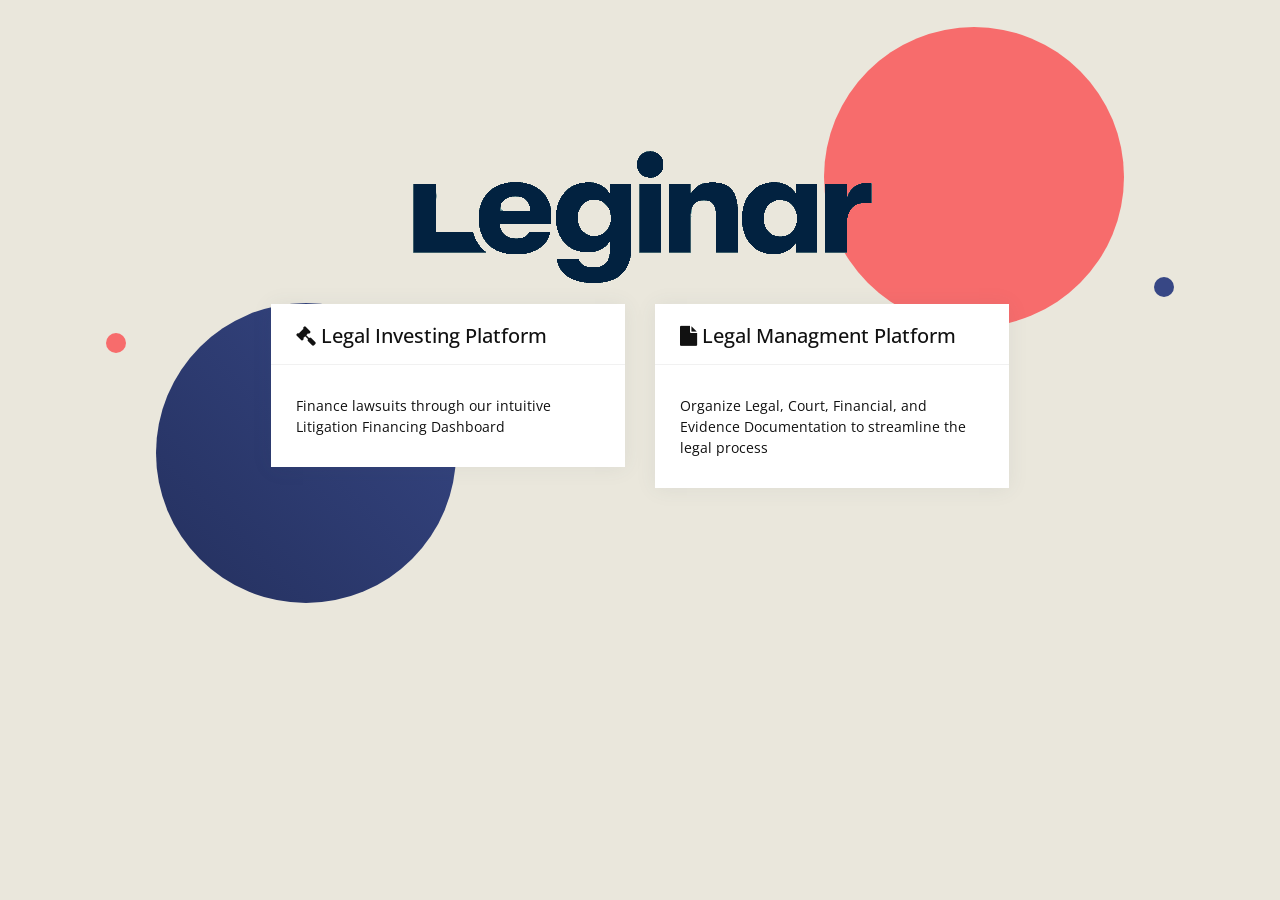
<file: index.html>
<!doctype html><html lang="en"><head><title>Leginar</title><meta charset="utf-8"><meta name="viewport" content="width=device-width,initial-scale=1,shrink-to-fit=no,user-scalable=0,minimal-ui"/><meta http-equiv="X-UA-Compatible" content="IE=edge"/><meta name="description" content="Leginar, a tool for legal investment and management"/><meta name="keywords" content="Leginar, Legal Investment, Litigant, Legal Management"/><meta name="author" content="Ryan Yoshida"/><meta name="theme-color" content="#000000"/><link rel="shortcut icon" href="/L.png"/><link rel="manifest" href="/manifest.json"/><link href="https://fonts.googleapis.com/css?family=Open+Sans:300,400,600" rel="stylesheet"><link href="/assets/fonts/datta/datta-icons.css" rel="stylesheet"><link href="/assets/fonts/feather/icon-font.css" rel="stylesheet"><script type="text/javascript">!function(i){if(i.search){var a={};i.search.slice(1).split("&").forEach((function(i){var l=i.split("=");a[l[0]]=l.slice(1).join("=").replace(/~and~/g,"&")})),void 0!==a.p&&window.history.replaceState(null,null,i.pathname.slice(0,-1)+(a.p||"")+(a.q?"?"+a.q:"")+i.hash)}}(window.location)</script><link href="/static/css/10.a1285487.chunk.css" rel="stylesheet"></head><body><noscript>You need to enable JavaScript to run this app.</noscript><div id="root"></div><script>!function(e){function t(t){for(var n,c,a=t[0],d=t[1],u=t[2],i=0,s=[];i<a.length;i++)c=a[i],Object.prototype.hasOwnProperty.call(f,c)&&f[c]&&s.push(f[c][0]),f[c]=0;for(n in d)Object.prototype.hasOwnProperty.call(d,n)&&(e[n]=d[n]);for(l&&l(t);s.length;)s.shift()();return o.push.apply(o,u||[]),r()}function r(){for(var e,t=0;t<o.length;t++){for(var r=o[t],n=!0,c=1;c<r.length;c++){var d=r[c];0!==f[d]&&(n=!1)}n&&(o.splice(t--,1),e=a(a.s=r[0]))}return e}var n={},c={9:0},f={9:0},o=[];function a(t){if(n[t])return n[t].exports;var r=n[t]={i:t,l:!1,exports:{}};return e[t].call(r.exports,r,r.exports,a),r.l=!0,r.exports}a.e=function(e){var t=[];c[e]?t.push(c[e]):0!==c[e]&&{2:1,4:1,7:1,15:1,20:1,21:1}[e]&&t.push(c[e]=new Promise((function(t,r){for(var n="static/css/"+({}[e]||e)+"."+{0:"31d6cfe0",1:"31d6cfe0",2:"07f294d7",3:"31d6cfe0",4:"c99300db",5:"31d6cfe0",6:"31d6cfe0",7:"2ccf7c9d",11:"31d6cfe0",12:"31d6cfe0",13:"31d6cfe0",14:"31d6cfe0",15:"c99300db",16:"31d6cfe0",17:"31d6cfe0",18:"31d6cfe0",19:"31d6cfe0",20:"3e4e7294",21:"3e4e7294",22:"31d6cfe0",23:"31d6cfe0",24:"31d6cfe0",25:"31d6cfe0",26:"31d6cfe0",27:"31d6cfe0",28:"31d6cfe0",29:"31d6cfe0",30:"31d6cfe0",31:"31d6cfe0",32:"31d6cfe0",33:"31d6cfe0",34:"31d6cfe0",35:"31d6cfe0",36:"31d6cfe0",37:"31d6cfe0"}[e]+".chunk.css",f=a.p+n,o=document.getElementsByTagName("link"),d=0;d<o.length;d++){var u=(l=o[d]).getAttribute("data-href")||l.getAttribute("href");if("stylesheet"===l.rel&&(u===n||u===f))return t()}var i=document.getElementsByTagName("style");for(d=0;d<i.length;d++){var l;if((u=(l=i[d]).getAttribute("data-href"))===n||u===f)return t()}var s=document.createElement("link");s.rel="stylesheet",s.type="text/css",s.onload=t,s.onerror=function(t){var n=t&&t.target&&t.target.src||f,o=new Error("Loading CSS chunk "+e+" failed.\n("+n+")");o.code="CSS_CHUNK_LOAD_FAILED",o.request=n,delete c[e],s.parentNode.removeChild(s),r(o)},s.href=f,document.getElementsByTagName("head")[0].appendChild(s)})).then((function(){c[e]=0})));var r=f[e];if(0!==r)if(r)t.push(r[2]);else{var n=new Promise((function(t,n){r=f[e]=[t,n]}));t.push(r[2]=n);var o,d=document.createElement("script");d.charset="utf-8",d.timeout=120,a.nc&&d.setAttribute("nonce",a.nc),d.src=function(e){return a.p+"static/js/"+({}[e]||e)+"."+{0:"a69b2676",1:"6855a8cd",2:"f024ff50",3:"08fc6d7d",4:"1438264a",5:"99050b08",6:"401d6778",7:"3f8d576f",11:"c679d779",12:"ae0adc6d",13:"bd3db538",14:"241ec58e",15:"1065954d",16:"31f65045",17:"248ab048",18:"e992a98a",19:"670d17f9",20:"0b8844d4",21:"8136e469",22:"6ebc0760",23:"d73de43c",24:"14b74fcd",25:"9c6c7428",26:"bd495e0f",27:"ff355cef",28:"3c44dc19",29:"05fa8f4d",30:"01d1b57c",31:"b73509bf",32:"0a1cc8c6",33:"683e9e85",34:"dcb5c07f",35:"15de364d",36:"7a940efa",37:"162690ac"}[e]+".chunk.js"}(e);var u=new Error;o=function(t){d.onerror=d.onload=null,clearTimeout(i);var r=f[e];if(0!==r){if(r){var n=t&&("load"===t.type?"missing":t.type),c=t&&t.target&&t.target.src;u.message="Loading chunk "+e+" failed.\n("+n+": "+c+")",u.name="ChunkLoadError",u.type=n,u.request=c,r[1](u)}f[e]=void 0}};var i=setTimeout((function(){o({type:"timeout",target:d})}),12e4);d.onerror=d.onload=o,document.head.appendChild(d)}return Promise.all(t)},a.m=e,a.c=n,a.d=function(e,t,r){a.o(e,t)||Object.defineProperty(e,t,{enumerable:!0,get:r})},a.r=function(e){"undefined"!=typeof Symbol&&Symbol.toStringTag&&Object.defineProperty(e,Symbol.toStringTag,{value:"Module"}),Object.defineProperty(e,"__esModule",{value:!0})},a.t=function(e,t){if(1&t&&(e=a(e)),8&t)return e;if(4&t&&"object"==typeof e&&e&&e.__esModule)return e;var r=Object.create(null);if(a.r(r),Object.defineProperty(r,"default",{enumerable:!0,value:e}),2&t&&"string"!=typeof e)for(var n in e)a.d(r,n,function(t){return e[t]}.bind(null,n));return r},a.n=function(e){var t=e&&e.__esModule?function(){return e.default}:function(){return e};return a.d(t,"a",t),t},a.o=function(e,t){return Object.prototype.hasOwnProperty.call(e,t)},a.p="/",a.oe=function(e){throw console.error(e),e};var d=this["webpackJsonpdatta-able-rv18.0.4"]=this["webpackJsonpdatta-able-rv18.0.4"]||[],u=d.push.bind(d);d.push=t,d=d.slice();for(var i=0;i<d.length;i++)t(d[i]);var l=u;r()}([])</script><script src="/static/js/10.3fab5b30.chunk.js"></script><script src="/static/js/main.2cb40527.chunk.js"></script></body></html>
</file>
<file: assets/fonts/datta/datta-icons.css>
@charset "UTF-8";

@font-face {
  font-family: "pct";
  src:url("fonts/pct.eot");
  src:url("fonts/pct.eot?#iefix") format("embedded-opentype"),
    url("fonts/pct.woff") format("woff"),
    url("fonts/pct.ttf") format("truetype"),
    url("fonts/pct.svg#pct") format("svg");
  font-weight: normal;
  font-style: normal;

}

[data-icon]:before {
  font-family: "pct" !important;
  content: attr(data-icon);
  font-style: normal !important;
  font-weight: normal !important;
  font-variant: normal !important;
  text-transform: none !important;
  speak: none;
  line-height: 1;
  -webkit-font-smoothing: antialiased;
  -moz-osx-font-smoothing: grayscale;
}

[class^="pct-"]:before,
[class*=" pct-"]:before {
  font-family: "pct" !important;
  font-style: normal !important;
  font-weight: normal !important;
  font-variant: normal !important;
  text-transform: none !important;
  speak: none;
  line-height: 1;
  -webkit-font-smoothing: antialiased;
  -moz-osx-font-smoothing: grayscale;
}

.pct-arrow1:before {
  content: "\61";
}
.pct-arrow2:before {
  content: "\62";
}
.pct-arrow3:before {
  content: "\63";
}
.pct-arrow4:before {
  content: "\64";
}
.pct-chat1:before {
  content: "\65";
}
.pct-chat2:before {
  content: "\66";
}
.pct-chat3:before {
  content: "\67";
}
.pct-chat4:before {
  content: "\68";
}
.pct-loader1:before {
  content: "\69";
}
.pct-arrow-sharp1:before {
  content: "\6a";
}
.pct-arrow-sharp2:before {
  content: "\6b";
}
.pct-arrow-sharp3:before {
  content: "\6c";
}
.pct-arrow-sharp4:before {
  content: "\6d";
}
</file>
<file: assets/fonts/feather/icon-font.css>
@font-face {
  font-family: "feather";
  src: url('fonts/feather.eot?t=1501841394106');
  /* IE9*/
  src: url('fonts/feather.eot?t=1501841394106#iefix') format("embedded-opentype"),
  url('fonts/feather.ttf?t=1501841394106') format("truetype"),
  url('fonts/feather.svg?t=1501841394106#feather') format("svg");
  /* iOS 4.1- */
}


.feather {
  /* use !important to prevent issues with browser extensions that change fonts */
  font-family: 'feather' !important;
  speak: none;
  font-style: normal;
  font-weight: normal;
  font-variant: normal;
  text-transform: none;
  line-height: 1;
  /* Better Font Rendering =========== */
  -webkit-font-smoothing: antialiased;
  -moz-osx-font-smoothing: grayscale;
}

.icon-alert-octagon:before {
  content: "\e81b";
}

.icon-alert-circle:before {
  content: "\e81c";
}

.icon-activity:before {
  content: "\e81d";
}

.icon-alert-triangle:before {
  content: "\e81e";
}

.icon-align-center:before {
  content: "\e81f";
}

.icon-airplay:before {
  content: "\e820";
}

.icon-align-justify:before {
  content: "\e821";
}

.icon-align-left:before {
  content: "\e822";
}

.icon-align-right:before {
  content: "\e823";
}

.icon-arrow-down-left:before {
  content: "\e824";
}

.icon-arrow-down-right:before {
  content: "\e825";
}

.icon-anchor:before {
  content: "\e826";
}

.icon-aperture:before {
  content: "\e827";
}

.icon-arrow-left:before {
  content: "\e828";
}

.icon-arrow-right:before {
  content: "\e829";
}

.icon-arrow-down:before {
  content: "\e82a";
}

.icon-arrow-up-left:before {
  content: "\e82b";
}

.icon-arrow-up-right:before {
  content: "\e82c";
}

.icon-arrow-up:before {
  content: "\e82d";
}

.icon-award:before {
  content: "\e82e";
}

.icon-bar-chart:before {
  content: "\e82f";
}

.icon-at-sign:before {
  content: "\e830";
}

.icon-bar-chart-2:before {
  content: "\e831";
}

.icon-battery-charging:before {
  content: "\e832";
}

.icon-bell-off:before {
  content: "\e833";
}

.icon-battery:before {
  content: "\e834";
}

.icon-bluetooth:before {
  content: "\e835";
}

.icon-bell:before {
  content: "\e836";
}

.icon-book:before {
  content: "\e837";
}

.icon-briefcase:before {
  content: "\e838";
}

.icon-camera-off:before {
  content: "\e839";
}

.icon-calendar:before {
  content: "\e83a";
}

.icon-bookmark:before {
  content: "\e83b";
}

.icon-box:before {
  content: "\e83c";
}

.icon-camera:before {
  content: "\e83d";
}

.icon-check-circle:before {
  content: "\e83e";
}

.icon-check:before {
  content: "\e83f";
}

.icon-check-square:before {
  content: "\e840";
}

.icon-cast:before {
  content: "\e841";
}

.icon-chevron-down:before {
  content: "\e842";
}

.icon-chevron-left:before {
  content: "\e843";
}

.icon-chevron-right:before {
  content: "\e844";
}

.icon-chevron-up:before {
  content: "\e845";
}

.icon-chevrons-down:before {
  content: "\e846";
}

.icon-chevrons-right:before {
  content: "\e847";
}

.icon-chevrons-up:before {
  content: "\e848";
}

.icon-chevrons-left:before {
  content: "\e849";
}

.icon-circle:before {
  content: "\e84a";
}

.icon-clipboard:before {
  content: "\e84b";
}

.icon-chrome:before {
  content: "\e84c";
}

.icon-clock:before {
  content: "\e84d";
}

.icon-cloud-lightning:before {
  content: "\e84e";
}

.icon-cloud-drizzle:before {
  content: "\e84f";
}

.icon-cloud-rain:before {
  content: "\e850";
}

.icon-cloud-off:before {
  content: "\e851";
}

.icon-codepen:before {
  content: "\e852";
}

.icon-cloud-snow:before {
  content: "\e853";
}

.icon-compass:before {
  content: "\e854";
}

.icon-copy:before {
  content: "\e855";
}

.icon-corner-down-right:before {
  content: "\e856";
}

.icon-corner-down-left:before {
  content: "\e857";
}

.icon-corner-left-down:before {
  content: "\e858";
}

.icon-corner-left-up:before {
  content: "\e859";
}

.icon-corner-up-left:before {
  content: "\e85a";
}

.icon-corner-up-right:before {
  content: "\e85b";
}

.icon-corner-right-down:before {
  content: "\e85c";
}

.icon-corner-right-up:before {
  content: "\e85d";
}

.icon-cpu:before {
  content: "\e85e";
}

.icon-credit-card:before {
  content: "\e85f";
}

.icon-crosshair:before {
  content: "\e860";
}

.icon-disc:before {
  content: "\e861";
}

.icon-delete:before {
  content: "\e862";
}

.icon-download-cloud:before {
  content: "\e863";
}

.icon-download:before {
  content: "\e864";
}

.icon-droplet:before {
  content: "\e865";
}

.icon-edit-2:before {
  content: "\e866";
}

.icon-edit:before {
  content: "\e867";
}

.icon-edit-1:before {
  content: "\e868";
}

.icon-external-link:before {
  content: "\e869";
}

.icon-eye:before {
  content: "\e86a";
}

.icon-feather:before {
  content: "\e86b";
}

.icon-facebook:before {
  content: "\e86c";
}

.icon-file-minus:before {
  content: "\e86d";
}

.icon-eye-off:before {
  content: "\e86e";
}

.icon-fast-forward:before {
  content: "\e86f";
}

.icon-file-text:before {
  content: "\e870";
}

.icon-film:before {
  content: "\e871";
}

.icon-file:before {
  content: "\e872";
}

.icon-file-plus:before {
  content: "\e873";
}

.icon-folder:before {
  content: "\e874";
}

.icon-filter:before {
  content: "\e875";
}

.icon-flag:before {
  content: "\e876";
}

.icon-globe:before {
  content: "\e877";
}

.icon-grid:before {
  content: "\e878";
}

.icon-heart:before {
  content: "\e879";
}

.icon-home:before {
  content: "\e87a";
}

.icon-github:before {
  content: "\e87b";
}

.icon-image:before {
  content: "\e87c";
}

.icon-inbox:before {
  content: "\e87d";
}

.icon-layers:before {
  content: "\e87e";
}

.icon-info:before {
  content: "\e87f";
}

.icon-instagram:before {
  content: "\e880";
}

.icon-layout:before {
  content: "\e881";
}

.icon-link-2:before {
  content: "\e882";
}

.icon-life-buoy:before {
  content: "\e883";
}

.icon-link:before {
  content: "\e884";
}

.icon-log-in:before {
  content: "\e885";
}

.icon-list:before {
  content: "\e886";
}

.icon-lock:before {
  content: "\e887";
}

.icon-log-out:before {
  content: "\e888";
}

.icon-loader:before {
  content: "\e889";
}

.icon-mail:before {
  content: "\e88a";
}

.icon-maximize-2:before {
  content: "\e88b";
}

.icon-map:before {
  content: "\e88c";
}

.icon-map-pin:before {
  content: "\e88e";
}

.icon-menu:before {
  content: "\e88f";
}

.icon-message-circle:before {
  content: "\e890";
}

.icon-message-square:before {
  content: "\e891";
}

.icon-minimize-2:before {
  content: "\e892";
}

.icon-mic-off:before {
  content: "\e893";
}

.icon-minus-circle:before {
  content: "\e894";
}

.icon-mic:before {
  content: "\e895";
}

.icon-minus-square:before {
  content: "\e896";
}

.icon-minus:before {
  content: "\e897";
}

.icon-moon:before {
  content: "\e898";
}

.icon-monitor:before {
  content: "\e899";
}

.icon-more-vertical:before {
  content: "\e89a";
}

.icon-more-horizontal:before {
  content: "\e89b";
}

.icon-move:before {
  content: "\e89c";
}

.icon-music:before {
  content: "\e89d";
}

.icon-navigation-2:before {
  content: "\e89e";
}

.icon-navigation:before {
  content: "\e89f";
}

.icon-octagon:before {
  content: "\e8a0";
}

.icon-package:before {
  content: "\e8a1";
}

.icon-pause-circle:before {
  content: "\e8a2";
}

.icon-pause:before {
  content: "\e8a3";
}

.icon-percent:before {
  content: "\e8a4";
}

.icon-phone-call:before {
  content: "\e8a5";
}

.icon-phone-forwarded:before {
  content: "\e8a6";
}

.icon-phone-missed:before {
  content: "\e8a7";
}

.icon-phone-off:before {
  content: "\e8a8";
}

.icon-phone-incoming:before {
  content: "\e8a9";
}

.icon-phone:before {
  content: "\e8aa";
}

.icon-phone-outgoing:before {
  content: "\e8ab";
}

.icon-pie-chart:before {
  content: "\e8ac";
}

.icon-play-circle:before {
  content: "\e8ad";
}

.icon-play:before {
  content: "\e8ae";
}

.icon-plus-square:before {
  content: "\e8af";
}

.icon-plus-circle:before {
  content: "\e8b0";
}

.icon-plus:before {
  content: "\e8b1";
}

.icon-pocket:before {
  content: "\e8b2";
}

.icon-printer:before {
  content: "\e8b3";
}

.icon-power:before {
  content: "\e8b4";
}

.icon-radio:before {
  content: "\e8b5";
}

.icon-repeat:before {
  content: "\e8b6";
}

.icon-refresh-ccw:before {
  content: "\e8b7";
}

.icon-rewind:before {
  content: "\e8b8";
}

.icon-rotate-ccw:before {
  content: "\e8b9";
}

.icon-refresh-cw:before {
  content: "\e8ba";
}

.icon-rotate-cw:before {
  content: "\e8bb";
}

.icon-save:before {
  content: "\e8bc";
}

.icon-search:before {
  content: "\e8bd";
}

.icon-server:before {
  content: "\e8be";
}

.icon-scissors:before {
  content: "\e8bf";
}

.icon-share-2:before {
  content: "\e8c0";
}

.icon-share:before {
  content: "\e8c1";
}

.icon-shield:before {
  content: "\e8c2";
}

.icon-settings:before {
  content: "\e8c3";
}

.icon-skip-back:before {
  content: "\e8c4";
}

.icon-shuffle:before {
  content: "\e8c5";
}

.icon-sidebar:before {
  content: "\e8c6";
}

.icon-skip-forward:before {
  content: "\e8c7";
}

.icon-slack:before {
  content: "\e8c8";
}

.icon-slash:before {
  content: "\e8c9";
}

.icon-smartphone:before {
  content: "\e8ca";
}

.icon-square:before {
  content: "\e8cb";
}

.icon-speaker:before {
  content: "\e8cc";
}

.icon-star:before {
  content: "\e8cd";
}

.icon-stop-circle:before {
  content: "\e8ce";
}

.icon-sun:before {
  content: "\e8cf";
}

.icon-sunrise:before {
  content: "\e8d0";
}

.icon-tablet:before {
  content: "\e8d1";
}

.icon-tag:before {
  content: "\e8d2";
}

.icon-sunset:before {
  content: "\e8d3";
}

.icon-target:before {
  content: "\e8d4";
}

.icon-thermometer:before {
  content: "\e8d5";
}

.icon-thumbs-up:before {
  content: "\e8d6";
}

.icon-thumbs-down:before {
  content: "\e8d7";
}

.icon-toggle-left:before {
  content: "\e8d8";
}

.icon-toggle-right:before {
  content: "\e8d9";
}

.icon-trash-2:before {
  content: "\e8da";
}

.icon-trash:before {
  content: "\e8db";
}

.icon-trending-up:before {
  content: "\e8dc";
}

.icon-trending-down:before {
  content: "\e8dd";
}

.icon-triangle:before {
  content: "\e8de";
}

.icon-type:before {
  content: "\e8df";
}

.icon-twitter:before {
  content: "\e8e0";
}

.icon-upload:before {
  content: "\e8e1";
}

.icon-umbrella:before {
  content: "\e8e2";
}

.icon-upload-cloud:before {
  content: "\e8e3";
}

.icon-unlock:before {
  content: "\e8e4";
}

.icon-user-check:before {
  content: "\e8e5";
}

.icon-user-minus:before {
  content: "\e8e6";
}

.icon-user-plus:before {
  content: "\e8e7";
}

.icon-user-x:before {
  content: "\e8e8";
}

.icon-user:before {
  content: "\e8e9";
}

.icon-users:before {
  content: "\e8ea";
}

.icon-video-off:before {
  content: "\e8eb";
}

.icon-video:before {
  content: "\e8ec";
}

.icon-voicemail:before {
  content: "\e8ed";
}

.icon-volume-x:before {
  content: "\e8ee";
}

.icon-volume-2:before {
  content: "\e8ef";
}

.icon-volume-1:before {
  content: "\e8f0";
}

.icon-volume:before {
  content: "\e8f1";
}

.icon-watch:before {
  content: "\e8f2";
}

.icon-wifi:before {
  content: "\e8f3";
}

.icon-x-square:before {
  content: "\e8f4";
}

.icon-wind:before {
  content: "\e8f5";
}

.icon-x:before {
  content: "\e8f6";
}

.icon-x-circle:before {
  content: "\e8f7";
}

.icon-zap:before {
  content: "\e8f8";
}

.icon-zoom-in:before {
  content: "\e8f9";
}

.icon-zoom-out:before {
  content: "\e8fa";
}

.icon-command:before {
  content: "\e8fb";
}

.icon-cloud:before {
  content: "\e8fc";
}

.icon-hash:before {
  content: "\e8fd";
}

.icon-headphones:before {
  content: "\e8fe";
}

.icon-underline:before {
  content: "\e8ff";
}

.icon-italic:before {
  content: "\e900";
}

.icon-bold:before {
  content: "\e901";
}

.icon-crop:before {
  content: "\e902";
}

.icon-help-circle:before {
  content: "\e903";
}

.icon-paperclip:before {
  content: "\e904";
}

.icon-shopping-cart:before {
  content: "\e905";
}

.icon-tv:before {
  content: "\e906";
}

.icon-wifi-off:before {
  content: "\e907";
}

.icon-minimize:before {
  content: "\e88d";
}

.icon-maximize:before {
  content: "\e908";
}

.icon-gitlab:before {
  content: "\e909";
}

.icon-sliders:before {
  content: "\e90a";
}

.icon-star-on:before {
  content: "\e90b";
}

.icon-heart-on:before {
  content: "\e90c";
}
</file>
<file: static/css/10.a1285487.chunk.css>
/*!
 *  Font Awesome 4.7.0 by @davegandy - http://fontawesome.io - @fontawesome
 *  License - http://fontawesome.io/license (Font: SIL OFL 1.1, CSS: MIT License)
 */@font-face{font-family:"FontAwesome";src:url(/static/media/fontawesome-webfont.674f50d2.eot);src:url(/static/media/fontawesome-webfont.674f50d2.eot) format("embedded-opentype"),url(/static/media/fontawesome-webfont.af7ae505.woff2) format("woff2"),url(/static/media/fontawesome-webfont.fee66e71.woff) format("woff"),url(/static/media/fontawesome-webfont.b06871f2.ttf) format("truetype"),url(/static/media/fontawesome-webfont.912ec66d.svg) format("svg");font-weight:400;font-style:normal}.fa{display:inline-block;font:normal normal normal 14px/1 FontAwesome;font-size:inherit;text-rendering:auto;-webkit-font-smoothing:antialiased;-moz-osx-font-smoothing:grayscale}.fa-lg{font-size:1.33333em;line-height:.75em;vertical-align:-15%}.fa-2x{font-size:2em}.fa-3x{font-size:3em}.fa-4x{font-size:4em}.fa-5x{font-size:5em}.fa-fw{width:1.28571em;text-align:center}.fa-ul{padding-left:0;margin-left:2.14286em;list-style-type:none}.fa-ul>li{position:relative}.fa-li{position:absolute;left:-2.14286em;width:2.14286em;top:.14286em;text-align:center}.fa-li.fa-lg{left:-1.85714em}.fa-border{padding:.2em .25em .15em;border:.08em solid #eee;border-radius:.1em}.fa-pull-left{float:left}.fa-pull-right{float:right}.fa.fa-pull-left{margin-right:.3em}.fa.fa-pull-right{margin-left:.3em}.pull-right{float:right}.pull-left{float:left}.fa.pull-left{margin-right:.3em}.fa.pull-right{margin-left:.3em}.fa-spin{-webkit-animation:fa-spin 2s linear infinite;animation:fa-spin 2s linear infinite}.fa-pulse{-webkit-animation:fa-spin 1s steps(8) infinite;animation:fa-spin 1s steps(8) infinite}@-webkit-keyframes fa-spin{0%{transform:rotate(0deg)}to{transform:rotate(359deg)}}@keyframes fa-spin{0%{transform:rotate(0deg)}to{transform:rotate(359deg)}}.fa-rotate-90{-ms-filter:"progid:DXImageTransform.Microsoft.BasicImage(rotation=1)";transform:rotate(90deg)}.fa-rotate-180{-ms-filter:"progid:DXImageTransform.Microsoft.BasicImage(rotation=2)";transform:rotate(180deg)}.fa-rotate-270{-ms-filter:"progid:DXImageTransform.Microsoft.BasicImage(rotation=3)";transform:rotate(270deg)}.fa-flip-horizontal{-ms-filter:"progid:DXImageTransform.Microsoft.BasicImage(rotation=0, mirror=1)";transform:scaleX(-1)}.fa-flip-vertical{-ms-filter:"progid:DXImageTransform.Microsoft.BasicImage(rotation=2, mirror=1)";transform:scaleY(-1)}:root .fa-flip-horizontal,:root .fa-flip-vertical,:root .fa-rotate-90,:root .fa-rotate-180,:root .fa-rotate-270{-webkit-filter:none;filter:none}.fa-stack{position:relative;display:inline-block;width:2em;height:2em;line-height:2em;vertical-align:middle}.fa-stack-1x,.fa-stack-2x{position:absolute;left:0;width:100%;text-align:center}.fa-stack-1x{line-height:inherit}.fa-stack-2x{font-size:2em}.fa-inverse{color:#fff}.fa-glass:before{content:""}.fa-music:before{content:""}.fa-search:before{content:""}.fa-envelope-o:before{content:""}.fa-heart:before{content:""}.fa-star:before{content:""}.fa-star-o:before{content:""}.fa-user:before{content:""}.fa-film:before{content:""}.fa-th-large:before{content:""}.fa-th:before{content:""}.fa-th-list:before{content:""}.fa-check:before{content:""}.fa-close:before,.fa-remove:before,.fa-times:before{content:""}.fa-search-plus:before{content:""}.fa-search-minus:before{content:""}.fa-power-off:before{content:""}.fa-signal:before{content:""}.fa-cog:before,.fa-gear:before{content:""}.fa-trash-o:before{content:""}.fa-home:before{content:""}.fa-file-o:before{content:""}.fa-clock-o:before{content:""}.fa-road:before{content:""}.fa-download:before{content:""}.fa-arrow-circle-o-down:before{content:""}.fa-arrow-circle-o-up:before{content:""}.fa-inbox:before{content:""}.fa-play-circle-o:before{content:""}.fa-repeat:before,.fa-rotate-right:before{content:""}.fa-refresh:before{content:""}.fa-list-alt:before{content:""}.fa-lock:before{content:""}.fa-flag:before{content:""}.fa-headphones:before{content:""}.fa-volume-off:before{content:""}.fa-volume-down:before{content:""}.fa-volume-up:before{content:""}.fa-qrcode:before{content:""}.fa-barcode:before{content:""}.fa-tag:before{content:""}.fa-tags:before{content:""}.fa-book:before{content:""}.fa-bookmark:before{content:""}.fa-print:before{content:""}.fa-camera:before{content:""}.fa-font:before{content:""}.fa-bold:before{content:""}.fa-italic:before{content:""}.fa-text-height:before{content:""}.fa-text-width:before{content:""}.fa-align-left:before{content:""}.fa-align-center:before{content:""}.fa-align-right:before{content:""}.fa-align-justify:before{content:""}.fa-list:before{content:""}.fa-dedent:before,.fa-outdent:before{content:""}.fa-indent:before{content:""}.fa-video-camera:before{content:""}.fa-image:before,.fa-photo:before,.fa-picture-o:before{content:""}.fa-pencil:before{content:""}.fa-map-marker:before{content:""}.fa-adjust:before{content:""}.fa-tint:before{content:""}.fa-edit:before,.fa-pencil-square-o:before{content:""}.fa-share-square-o:before{content:""}.fa-check-square-o:before{content:""}.fa-arrows:before{content:""}.fa-step-backward:before{content:""}.fa-fast-backward:before{content:""}.fa-backward:before{content:""}.fa-play:before{content:""}.fa-pause:before{content:""}.fa-stop:before{content:""}.fa-forward:before{content:""}.fa-fast-forward:before{content:""}.fa-step-forward:before{content:""}.fa-eject:before{content:""}.fa-chevron-left:before{content:""}.fa-chevron-right:before{content:""}.fa-plus-circle:before{content:""}.fa-minus-circle:before{content:""}.fa-times-circle:before{content:""}.fa-check-circle:before{content:""}.fa-question-circle:before{content:""}.fa-info-circle:before{content:""}.fa-crosshairs:before{content:""}.fa-times-circle-o:before{content:""}.fa-check-circle-o:before{content:""}.fa-ban:before{content:""}.fa-arrow-left:before{content:""}.fa-arrow-right:before{content:""}.fa-arrow-up:before{content:""}.fa-arrow-down:before{content:""}.fa-mail-forward:before,.fa-share:before{content:""}.fa-expand:before{content:""}.fa-compress:before{content:""}.fa-plus:before{content:""}.fa-minus:before{content:""}.fa-asterisk:before{content:""}.fa-exclamation-circle:before{content:""}.fa-gift:before{content:""}.fa-leaf:before{content:""}.fa-fire:before{content:""}.fa-eye:before{content:""}.fa-eye-slash:before{content:""}.fa-exclamation-triangle:before,.fa-warning:before{content:""}.fa-plane:before{content:""}.fa-calendar:before{content:""}.fa-random:before{content:""}.fa-comment:before{content:""}.fa-magnet:before{content:""}.fa-chevron-up:before{content:""}.fa-chevron-down:before{content:""}.fa-retweet:before{content:""}.fa-shopping-cart:before{content:""}.fa-folder:before{content:""}.fa-folder-open:before{content:""}.fa-arrows-v:before{content:""}.fa-arrows-h:before{content:""}.fa-bar-chart-o:before,.fa-bar-chart:before{content:""}.fa-twitter-square:before{content:""}.fa-facebook-square:before{content:""}.fa-camera-retro:before{content:""}.fa-key:before{content:""}.fa-cogs:before,.fa-gears:before{content:""}.fa-comments:before{content:""}.fa-thumbs-o-up:before{content:""}.fa-thumbs-o-down:before{content:""}.fa-star-half:before{content:""}.fa-heart-o:before{content:""}.fa-sign-out:before{content:""}.fa-linkedin-square:before{content:""}.fa-thumb-tack:before{content:""}.fa-external-link:before{content:""}.fa-sign-in:before{content:""}.fa-trophy:before{content:""}.fa-github-square:before{content:""}.fa-upload:before{content:""}.fa-lemon-o:before{content:""}.fa-phone:before{content:""}.fa-square-o:before{content:""}.fa-bookmark-o:before{content:""}.fa-phone-square:before{content:""}.fa-twitter:before{content:""}.fa-facebook-f:before,.fa-facebook:before{content:""}.fa-github:before{content:""}.fa-unlock:before{content:""}.fa-credit-card:before{content:""}.fa-feed:before,.fa-rss:before{content:""}.fa-hdd-o:before{content:""}.fa-bullhorn:before{content:""}.fa-bell:before{content:""}.fa-certificate:before{content:""}.fa-hand-o-right:before{content:""}.fa-hand-o-left:before{content:""}.fa-hand-o-up:before{content:""}.fa-hand-o-down:before{content:""}.fa-arrow-circle-left:before{content:""}.fa-arrow-circle-right:before{content:""}.fa-arrow-circle-up:before{content:""}.fa-arrow-circle-down:before{content:""}.fa-globe:before{content:""}.fa-wrench:before{content:""}.fa-tasks:before{content:""}.fa-filter:before{content:""}.fa-briefcase:before{content:""}.fa-arrows-alt:before{content:""}.fa-group:before,.fa-users:before{content:""}.fa-chain:before,.fa-link:before{content:""}.fa-cloud:before{content:""}.fa-flask:before{content:""}.fa-cut:before,.fa-scissors:before{content:""}.fa-copy:before,.fa-files-o:before{content:""}.fa-paperclip:before{content:""}.fa-floppy-o:before,.fa-save:before{content:""}.fa-square:before{content:""}.fa-bars:before,.fa-navicon:before,.fa-reorder:before{content:""}.fa-list-ul:before{content:""}.fa-list-ol:before{content:""}.fa-strikethrough:before{content:""}.fa-underline:before{content:""}.fa-table:before{content:""}.fa-magic:before{content:""}.fa-truck:before{content:""}.fa-pinterest:before{content:""}.fa-pinterest-square:before{content:""}.fa-google-plus-square:before{content:""}.fa-google-plus:before{content:""}.fa-money:before{content:""}.fa-caret-down:before{content:""}.fa-caret-up:before{content:""}.fa-caret-left:before{content:""}.fa-caret-right:before{content:""}.fa-columns:before{content:""}.fa-sort:before,.fa-unsorted:before{content:""}.fa-sort-desc:before,.fa-sort-down:before{content:""}.fa-sort-asc:before,.fa-sort-up:before{content:""}.fa-envelope:before{content:""}.fa-linkedin:before{content:""}.fa-rotate-left:before,.fa-undo:before{content:""}.fa-gavel:before,.fa-legal:before{content:""}.fa-dashboard:before,.fa-tachometer:before{content:""}.fa-comment-o:before{content:""}.fa-comments-o:before{content:""}.fa-bolt:before,.fa-flash:before{content:""}.fa-sitemap:before{content:""}.fa-umbrella:before{content:""}.fa-clipboard:before,.fa-paste:before{content:""}.fa-lightbulb-o:before{content:""}.fa-exchange:before{content:""}.fa-cloud-download:before{content:""}.fa-cloud-upload:before{content:""}.fa-user-md:before{content:""}.fa-stethoscope:before{content:""}.fa-suitcase:before{content:""}.fa-bell-o:before{content:""}.fa-coffee:before{content:""}.fa-cutlery:before{content:""}.fa-file-text-o:before{content:""}.fa-building-o:before{content:""}.fa-hospital-o:before{content:""}.fa-ambulance:before{content:""}.fa-medkit:before{content:""}.fa-fighter-jet:before{content:""}.fa-beer:before{content:""}.fa-h-square:before{content:""}.fa-plus-square:before{content:""}.fa-angle-double-left:before{content:""}.fa-angle-double-right:before{content:""}.fa-angle-double-up:before{content:""}.fa-angle-double-down:before{content:""}.fa-angle-left:before{content:""}.fa-angle-right:before{content:""}.fa-angle-up:before{content:""}.fa-angle-down:before{content:""}.fa-desktop:before{content:""}.fa-laptop:before{content:""}.fa-tablet:before{content:""}.fa-mobile-phone:before,.fa-mobile:before{content:""}.fa-circle-o:before{content:""}.fa-quote-left:before{content:""}.fa-quote-right:before{content:""}.fa-spinner:before{content:""}.fa-circle:before{content:""}.fa-mail-reply:before,.fa-reply:before{content:""}.fa-github-alt:before{content:""}.fa-folder-o:before{content:""}.fa-folder-open-o:before{content:""}.fa-smile-o:before{content:""}.fa-frown-o:before{content:""}.fa-meh-o:before{content:""}.fa-gamepad:before{content:""}.fa-keyboard-o:before{content:""}.fa-flag-o:before{content:""}.fa-flag-checkered:before{content:""}.fa-terminal:before{content:""}.fa-code:before{content:""}.fa-mail-reply-all:before,.fa-reply-all:before{content:""}.fa-star-half-empty:before,.fa-star-half-full:before,.fa-star-half-o:before{content:""}.fa-location-arrow:before{content:""}.fa-crop:before{content:""}.fa-code-fork:before{content:""}.fa-chain-broken:before,.fa-unlink:before{content:""}.fa-question:before{content:""}.fa-info:before{content:""}.fa-exclamation:before{content:""}.fa-superscript:before{content:""}.fa-subscript:before{content:""}.fa-eraser:before{content:""}.fa-puzzle-piece:before{content:""}.fa-microphone:before{content:""}.fa-microphone-slash:before{content:""}.fa-shield:before{content:""}.fa-calendar-o:before{content:""}.fa-fire-extinguisher:before{content:""}.fa-rocket:before{content:""}.fa-maxcdn:before{content:""}.fa-chevron-circle-left:before{content:""}.fa-chevron-circle-right:before{content:""}.fa-chevron-circle-up:before{content:""}.fa-chevron-circle-down:before{content:""}.fa-html5:before{content:""}.fa-css3:before{content:""}.fa-anchor:before{content:""}.fa-unlock-alt:before{content:""}.fa-bullseye:before{content:""}.fa-ellipsis-h:before{content:""}.fa-ellipsis-v:before{content:""}.fa-rss-square:before{content:""}.fa-play-circle:before{content:""}.fa-ticket:before{content:""}.fa-minus-square:before{content:""}.fa-minus-square-o:before{content:""}.fa-level-up:before{content:""}.fa-level-down:before{content:""}.fa-check-square:before{content:""}.fa-pencil-square:before{content:""}.fa-external-link-square:before{content:""}.fa-share-square:before{content:""}.fa-compass:before{content:""}.fa-caret-square-o-down:before,.fa-toggle-down:before{content:""}.fa-caret-square-o-up:before,.fa-toggle-up:before{content:""}.fa-caret-square-o-right:before,.fa-toggle-right:before{content:""}.fa-eur:before,.fa-euro:before{content:""}.fa-gbp:before{content:""}.fa-dollar:before,.fa-usd:before{content:""}.fa-inr:before,.fa-rupee:before{content:""}.fa-cny:before,.fa-jpy:before,.fa-rmb:before,.fa-yen:before{content:""}.fa-rouble:before,.fa-rub:before,.fa-ruble:before{content:""}.fa-krw:before,.fa-won:before{content:""}.fa-bitcoin:before,.fa-btc:before{content:""}.fa-file:before{content:""}.fa-file-text:before{content:""}.fa-sort-alpha-asc:before{content:""}.fa-sort-alpha-desc:before{content:""}.fa-sort-amount-asc:before{content:""}.fa-sort-amount-desc:before{content:""}.fa-sort-numeric-asc:before{content:""}.fa-sort-numeric-desc:before{content:""}.fa-thumbs-up:before{content:""}.fa-thumbs-down:before{content:""}.fa-youtube-square:before{content:""}.fa-youtube:before{content:""}.fa-xing:before{content:""}.fa-xing-square:before{content:""}.fa-youtube-play:before{content:""}.fa-dropbox:before{content:""}.fa-stack-overflow:before{content:""}.fa-instagram:before{content:""}.fa-flickr:before{content:""}.fa-adn:before{content:""}.fa-bitbucket:before{content:""}.fa-bitbucket-square:before{content:""}.fa-tumblr:before{content:""}.fa-tumblr-square:before{content:""}.fa-long-arrow-down:before{content:""}.fa-long-arrow-up:before{content:""}.fa-long-arrow-left:before{content:""}.fa-long-arrow-right:before{content:""}.fa-apple:before{content:""}.fa-windows:before{content:""}.fa-android:before{content:""}.fa-linux:before{content:""}.fa-dribbble:before{content:""}.fa-skype:before{content:""}.fa-foursquare:before{content:""}.fa-trello:before{content:""}.fa-female:before{content:""}.fa-male:before{content:""}.fa-gittip:before,.fa-gratipay:before{content:""}.fa-sun-o:before{content:""}.fa-moon-o:before{content:""}.fa-archive:before{content:""}.fa-bug:before{content:""}.fa-vk:before{content:""}.fa-weibo:before{content:""}.fa-renren:before{content:""}.fa-pagelines:before{content:""}.fa-stack-exchange:before{content:""}.fa-arrow-circle-o-right:before{content:""}.fa-arrow-circle-o-left:before{content:""}.fa-caret-square-o-left:before,.fa-toggle-left:before{content:""}.fa-dot-circle-o:before{content:""}.fa-wheelchair:before{content:""}.fa-vimeo-square:before{content:""}.fa-try:before,.fa-turkish-lira:before{content:""}.fa-plus-square-o:before{content:""}.fa-space-shuttle:before{content:""}.fa-slack:before{content:""}.fa-envelope-square:before{content:""}.fa-wordpress:before{content:""}.fa-openid:before{content:""}.fa-bank:before,.fa-institution:before,.fa-university:before{content:""}.fa-graduation-cap:before,.fa-mortar-board:before{content:""}.fa-yahoo:before{content:""}.fa-google:before{content:""}.fa-reddit:before{content:""}.fa-reddit-square:before{content:""}.fa-stumbleupon-circle:before{content:""}.fa-stumbleupon:before{content:""}.fa-delicious:before{content:""}.fa-digg:before{content:""}.fa-pied-piper-pp:before{content:""}.fa-pied-piper-alt:before{content:""}.fa-drupal:before{content:""}.fa-joomla:before{content:""}.fa-language:before{content:""}.fa-fax:before{content:""}.fa-building:before{content:""}.fa-child:before{content:""}.fa-paw:before{content:""}.fa-spoon:before{content:""}.fa-cube:before{content:""}.fa-cubes:before{content:""}.fa-behance:before{content:""}.fa-behance-square:before{content:""}.fa-steam:before{content:""}.fa-steam-square:before{content:""}.fa-recycle:before{content:""}.fa-automobile:before,.fa-car:before{content:""}.fa-cab:before,.fa-taxi:before{content:""}.fa-tree:before{content:""}.fa-spotify:before{content:""}.fa-deviantart:before{content:""}.fa-soundcloud:before{content:""}.fa-database:before{content:""}.fa-file-pdf-o:before{content:""}.fa-file-word-o:before{content:""}.fa-file-excel-o:before{content:""}.fa-file-powerpoint-o:before{content:""}.fa-file-image-o:before,.fa-file-photo-o:before,.fa-file-picture-o:before{content:""}.fa-file-archive-o:before,.fa-file-zip-o:before{content:""}.fa-file-audio-o:before,.fa-file-sound-o:before{content:""}.fa-file-movie-o:before,.fa-file-video-o:before{content:""}.fa-file-code-o:before{content:""}.fa-vine:before{content:""}.fa-codepen:before{content:""}.fa-jsfiddle:before{content:""}.fa-life-bouy:before,.fa-life-buoy:before,.fa-life-ring:before,.fa-life-saver:before,.fa-support:before{content:""}.fa-circle-o-notch:before{content:""}.fa-ra:before,.fa-rebel:before,.fa-resistance:before{content:""}.fa-empire:before,.fa-ge:before{content:""}.fa-git-square:before{content:""}.fa-git:before{content:""}.fa-hacker-news:before,.fa-y-combinator-square:before,.fa-yc-square:before{content:""}.fa-tencent-weibo:before{content:""}.fa-qq:before{content:""}.fa-wechat:before,.fa-weixin:before{content:""}.fa-paper-plane:before,.fa-send:before{content:""}.fa-paper-plane-o:before,.fa-send-o:before{content:""}.fa-history:before{content:""}.fa-circle-thin:before{content:""}.fa-header:before{content:""}.fa-paragraph:before{content:""}.fa-sliders:before{content:""}.fa-share-alt:before{content:""}.fa-share-alt-square:before{content:""}.fa-bomb:before{content:""}.fa-futbol-o:before,.fa-soccer-ball-o:before{content:""}.fa-tty:before{content:""}.fa-binoculars:before{content:""}.fa-plug:before{content:""}.fa-slideshare:before{content:""}.fa-twitch:before{content:""}.fa-yelp:before{content:""}.fa-newspaper-o:before{content:""}.fa-wifi:before{content:""}.fa-calculator:before{content:""}.fa-paypal:before{content:""}.fa-google-wallet:before{content:""}.fa-cc-visa:before{content:""}.fa-cc-mastercard:before{content:""}.fa-cc-discover:before{content:""}.fa-cc-amex:before{content:""}.fa-cc-paypal:before{content:""}.fa-cc-stripe:before{content:""}.fa-bell-slash:before{content:""}.fa-bell-slash-o:before{content:""}.fa-trash:before{content:""}.fa-copyright:before{content:""}.fa-at:before{content:""}.fa-eyedropper:before{content:""}.fa-paint-brush:before{content:""}.fa-birthday-cake:before{content:""}.fa-area-chart:before{content:""}.fa-pie-chart:before{content:""}.fa-line-chart:before{content:""}.fa-lastfm:before{content:""}.fa-lastfm-square:before{content:""}.fa-toggle-off:before{content:""}.fa-toggle-on:before{content:""}.fa-bicycle:before{content:""}.fa-bus:before{content:""}.fa-ioxhost:before{content:""}.fa-angellist:before{content:""}.fa-cc:before{content:""}.fa-ils:before,.fa-shekel:before,.fa-sheqel:before{content:""}.fa-meanpath:before{content:""}.fa-buysellads:before{content:""}.fa-connectdevelop:before{content:""}.fa-dashcube:before{content:""}.fa-forumbee:before{content:""}.fa-leanpub:before{content:""}.fa-sellsy:before{content:""}.fa-shirtsinbulk:before{content:""}.fa-simplybuilt:before{content:""}.fa-skyatlas:before{content:""}.fa-cart-plus:before{content:""}.fa-cart-arrow-down:before{content:""}.fa-diamond:before{content:""}.fa-ship:before{content:""}.fa-user-secret:before{content:""}.fa-motorcycle:before{content:""}.fa-street-view:before{content:""}.fa-heartbeat:before{content:""}.fa-venus:before{content:""}.fa-mars:before{content:""}.fa-mercury:before{content:""}.fa-intersex:before,.fa-transgender:before{content:""}.fa-transgender-alt:before{content:""}.fa-venus-double:before{content:""}.fa-mars-double:before{content:""}.fa-venus-mars:before{content:""}.fa-mars-stroke:before{content:""}.fa-mars-stroke-v:before{content:""}.fa-mars-stroke-h:before{content:""}.fa-neuter:before{content:""}.fa-genderless:before{content:""}.fa-facebook-official:before{content:""}.fa-pinterest-p:before{content:""}.fa-whatsapp:before{content:""}.fa-server:before{content:""}.fa-user-plus:before{content:""}.fa-user-times:before{content:""}.fa-bed:before,.fa-hotel:before{content:""}.fa-viacoin:before{content:""}.fa-train:before{content:""}.fa-subway:before{content:""}.fa-medium:before{content:""}.fa-y-combinator:before,.fa-yc:before{content:""}.fa-optin-monster:before{content:""}.fa-opencart:before{content:""}.fa-expeditedssl:before{content:""}.fa-battery-4:before,.fa-battery-full:before,.fa-battery:before{content:""}.fa-battery-3:before,.fa-battery-three-quarters:before{content:""}.fa-battery-2:before,.fa-battery-half:before{content:""}.fa-battery-1:before,.fa-battery-quarter:before{content:""}.fa-battery-0:before,.fa-battery-empty:before{content:""}.fa-mouse-pointer:before{content:""}.fa-i-cursor:before{content:""}.fa-object-group:before{content:""}.fa-object-ungroup:before{content:""}.fa-sticky-note:before{content:""}.fa-sticky-note-o:before{content:""}.fa-cc-jcb:before{content:""}.fa-cc-diners-club:before{content:""}.fa-clone:before{content:""}.fa-balance-scale:before{content:""}.fa-hourglass-o:before{content:""}.fa-hourglass-1:before,.fa-hourglass-start:before{content:""}.fa-hourglass-2:before,.fa-hourglass-half:before{content:""}.fa-hourglass-3:before,.fa-hourglass-end:before{content:""}.fa-hourglass:before{content:""}.fa-hand-grab-o:before,.fa-hand-rock-o:before{content:""}.fa-hand-paper-o:before,.fa-hand-stop-o:before{content:""}.fa-hand-scissors-o:before{content:""}.fa-hand-lizard-o:before{content:""}.fa-hand-spock-o:before{content:""}.fa-hand-pointer-o:before{content:""}.fa-hand-peace-o:before{content:""}.fa-trademark:before{content:""}.fa-registered:before{content:""}.fa-creative-commons:before{content:""}.fa-gg:before{content:""}.fa-gg-circle:before{content:""}.fa-tripadvisor:before{content:""}.fa-odnoklassniki:before{content:""}.fa-odnoklassniki-square:before{content:""}.fa-get-pocket:before{content:""}.fa-wikipedia-w:before{content:""}.fa-safari:before{content:""}.fa-chrome:before{content:""}.fa-firefox:before{content:""}.fa-opera:before{content:""}.fa-internet-explorer:before{content:""}.fa-television:before,.fa-tv:before{content:""}.fa-contao:before{content:""}.fa-500px:before{content:""}.fa-amazon:before{content:""}.fa-calendar-plus-o:before{content:""}.fa-calendar-minus-o:before{content:""}.fa-calendar-times-o:before{content:""}.fa-calendar-check-o:before{content:""}.fa-industry:before{content:""}.fa-map-pin:before{content:""}.fa-map-signs:before{content:""}.fa-map-o:before{content:""}.fa-map:before{content:""}.fa-commenting:before{content:""}.fa-commenting-o:before{content:""}.fa-houzz:before{content:""}.fa-vimeo:before{content:""}.fa-black-tie:before{content:""}.fa-fonticons:before{content:""}.fa-reddit-alien:before{content:""}.fa-edge:before{content:""}.fa-credit-card-alt:before{content:""}.fa-codiepie:before{content:""}.fa-modx:before{content:""}.fa-fort-awesome:before{content:""}.fa-usb:before{content:""}.fa-product-hunt:before{content:""}.fa-mixcloud:before{content:""}.fa-scribd:before{content:""}.fa-pause-circle:before{content:""}.fa-pause-circle-o:before{content:""}.fa-stop-circle:before{content:""}.fa-stop-circle-o:before{content:""}.fa-shopping-bag:before{content:""}.fa-shopping-basket:before{content:""}.fa-hashtag:before{content:""}.fa-bluetooth:before{content:""}.fa-bluetooth-b:before{content:""}.fa-percent:before{content:""}.fa-gitlab:before{content:""}.fa-wpbeginner:before{content:""}.fa-wpforms:before{content:""}.fa-envira:before{content:""}.fa-universal-access:before{content:""}.fa-wheelchair-alt:before{content:""}.fa-question-circle-o:before{content:""}.fa-blind:before{content:""}.fa-audio-description:before{content:""}.fa-volume-control-phone:before{content:""}.fa-braille:before{content:""}.fa-assistive-listening-systems:before{content:""}.fa-american-sign-language-interpreting:before,.fa-asl-interpreting:before{content:""}.fa-deaf:before,.fa-deafness:before,.fa-hard-of-hearing:before{content:""}.fa-glide:before{content:""}.fa-glide-g:before{content:""}.fa-sign-language:before,.fa-signing:before{content:""}.fa-low-vision:before{content:""}.fa-viadeo:before{content:""}.fa-viadeo-square:before{content:""}.fa-snapchat:before{content:""}.fa-snapchat-ghost:before{content:""}.fa-snapchat-square:before{content:""}.fa-pied-piper:before{content:""}.fa-first-order:before{content:""}.fa-yoast:before{content:""}.fa-themeisle:before{content:""}.fa-google-plus-circle:before,.fa-google-plus-official:before{content:""}.fa-fa:before,.fa-font-awesome:before{content:""}.fa-handshake-o:before{content:""}.fa-envelope-open:before{content:""}.fa-envelope-open-o:before{content:""}.fa-linode:before{content:""}.fa-address-book:before{content:""}.fa-address-book-o:before{content:""}.fa-address-card:before,.fa-vcard:before{content:""}.fa-address-card-o:before,.fa-vcard-o:before{content:""}.fa-user-circle:before{content:""}.fa-user-circle-o:before{content:""}.fa-user-o:before{content:""}.fa-id-badge:before{content:""}.fa-drivers-license:before,.fa-id-card:before{content:""}.fa-drivers-license-o:before,.fa-id-card-o:before{content:""}.fa-quora:before{content:""}.fa-free-code-camp:before{content:""}.fa-telegram:before{content:""}.fa-thermometer-4:before,.fa-thermometer-full:before,.fa-thermometer:before{content:""}.fa-thermometer-3:before,.fa-thermometer-three-quarters:before{content:""}.fa-thermometer-2:before,.fa-thermometer-half:before{content:""}.fa-thermometer-1:before,.fa-thermometer-quarter:before{content:""}.fa-thermometer-0:before,.fa-thermometer-empty:before{content:""}.fa-shower:before{content:""}.fa-bath:before,.fa-bathtub:before,.fa-s15:before{content:""}.fa-podcast:before{content:""}.fa-window-maximize:before{content:""}.fa-window-minimize:before{content:""}.fa-window-restore:before{content:""}.fa-times-rectangle:before,.fa-window-close:before{content:""}.fa-times-rectangle-o:before,.fa-window-close-o:before{content:""}.fa-bandcamp:before{content:""}.fa-grav:before{content:""}.fa-etsy:before{content:""}.fa-imdb:before{content:""}.fa-ravelry:before{content:""}.fa-eercast:before{content:""}.fa-microchip:before{content:""}.fa-snowflake-o:before{content:""}.fa-superpowers:before{content:""}.fa-wpexplorer:before{content:""}.fa-meetup:before{content:""}.sr-only{position:absolute;width:1px;height:1px;padding:0;margin:-1px;overflow:hidden;clip:rect(0,0,0,0);border:0}.sr-only-focusable:active,.sr-only-focusable:focus{position:static;width:auto;height:auto;margin:0;overflow:visible;clip:auto}
/*# sourceMappingURL=10.a1285487.chunk.css.map */
</file>
